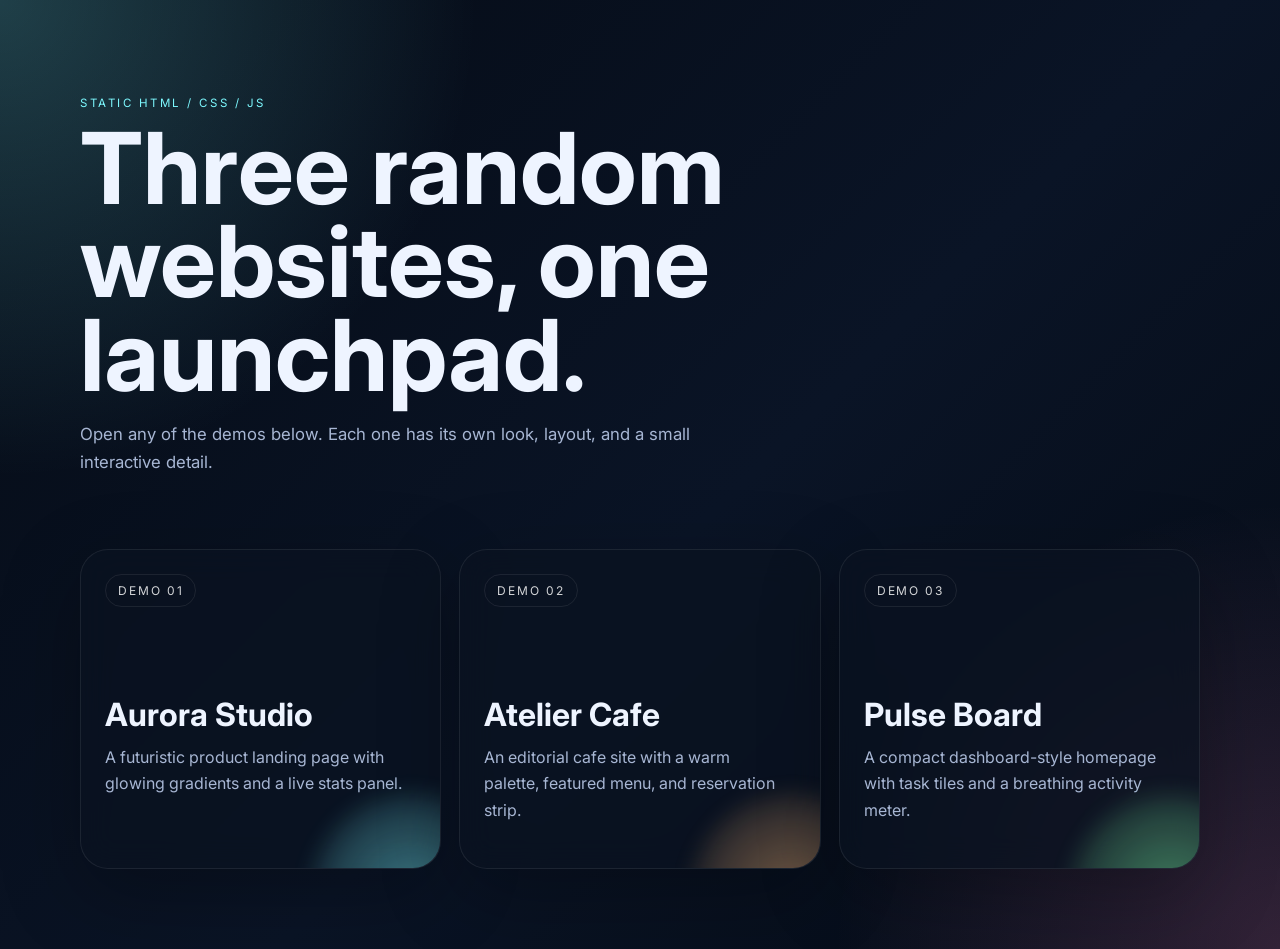
<file: index.html>
<!doctype html>
<html lang="en">
  <head>
    <meta charset="UTF-8" />
    <meta name="viewport" content="width=device-width, initial-scale=1.0" />
    <title>Shadowcode2 Site Showcase</title>
    <link rel="stylesheet" href="styles.css" />
    <script defer src="script.js"></script>
  </head>
  <body>
    <main class="shell">
      <section class="hero">
        <p class="eyebrow">Static HTML / CSS / JS</p>
        <h1>Three random websites, one launchpad.</h1>
        <p class="lede">
          Open any of the demos below. Each one has its own look, layout, and a small interactive detail.
        </p>
      </section>

      <section class="grid" aria-label="Website demos">
        <a class="card aurora" href="sites/aurora/index.html">
          <span class="tag">Demo 01</span>
          <h2>Aurora Studio</h2>
          <p>A futuristic product landing page with glowing gradients and a live stats panel.</p>
        </a>

        <a class="card atelier" href="sites/atelier/index.html">
          <span class="tag">Demo 02</span>
          <h2>Atelier Cafe</h2>
          <p>An editorial cafe site with a warm palette, featured menu, and reservation strip.</p>
        </a>

        <a class="card pulse" href="sites/pulse/index.html">
          <span class="tag">Demo 03</span>
          <h2>Pulse Board</h2>
          <p>A compact dashboard-style homepage with task tiles and a breathing activity meter.</p>
        </a>
      </section>
    </main>
  </body>
  </html>
</file>
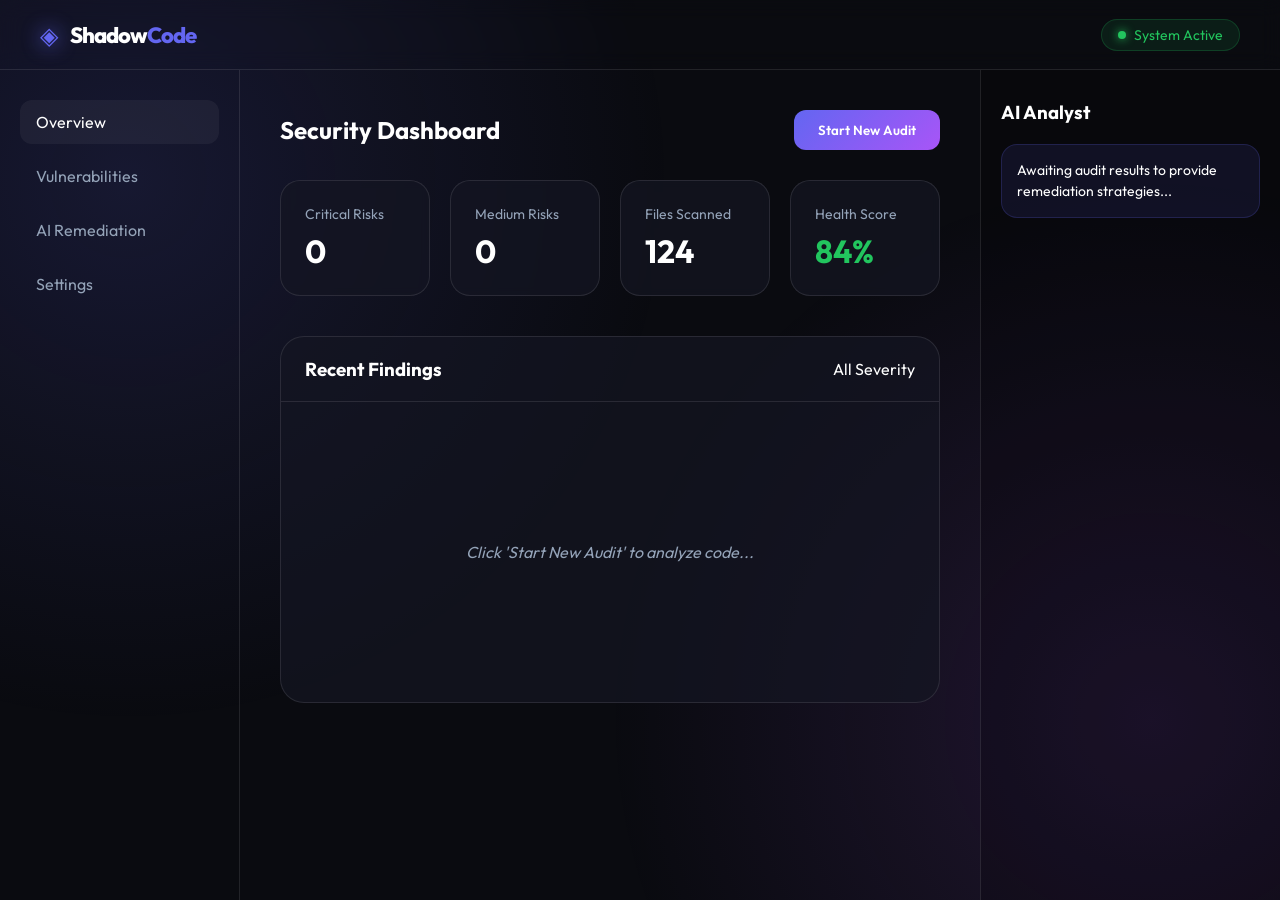
<file: frontend/index.html>
<!DOCTYPE html>
<html lang="en">
<head>
    <meta charset="UTF-8">
    <meta name="viewport" content="width=device-width, initial-scale=1.0">
    <title>ShadowCode | AI Security Auditor</title>
    <link rel="stylesheet" href="styles.css">
    <link href="https://fonts.googleapis.com/css2?family=Outfit:wght@300;400;600;800&display=swap" rel="stylesheet">
</head>
<body>
    <div class="glass-bg"></div>
    
    <nav class="navbar">
        <div class="logo">
            <span class="logo-icon">◈</span>
            <h1>Shadow<span>Code</span></h1>
        </div>
        <div class="status-badge">
            <span class="pulse"></span> System Active
        </div>
    </nav>

    <main class="dashboard">
        <aside class="sidebar">
            <div class="nav-item active">Overview</div>
            <div class="nav-item">Vulnerabilities</div>
            <div class="nav-item">AI Remediation</div>
            <div class="nav-item">Settings</div>
        </aside>

        <section class="main-content">
            <header class="content-header">
                <h2>Security Dashboard</h2>
                <button id="scanBtn" class="primary-btn">Start New Audit</button>
            </header>

            <div class="stats-grid">
                <div class="stat-card">
                    <label>Critical Risks</label>
                    <div class="value" id="criticalCount">0</div>
                </div>
                <div class="stat-card">
                    <label>Medium Risks</label>
                    <div class="value" id="mediumCount">0</div>
                </div>
                <div class="stat-card">
                    <label>Files Scanned</label>
                    <div class="value">124</div>
                </div>
                <div class="stat-card">
                    <label>Health Score</label>
                    <div class="value health-score">84%</div>
                </div>
            </div>

            <div class="results-panel">
                <div class="panel-header">
                    <h3>Recent Findings</h3>
                    <div class="filter">All Severity</div>
                </div>
                <div id="findingsList" class="findings-list">
                    <!-- Dynamic Findings Go Here -->
                    <div class="finding-placeholder">Click 'Start New Audit' to analyze code...</div>
                </div>
            </div>
        </section>

        <section class="ai-side-panel">
            <h3>AI Analyst</h3>
            <div class="ai-chat" id="aiChat">
                <p class="ai-msg">Awaiting audit results to provide remediation strategies...</p>
            </div>
        </section>
    </main>

    <script src="script.js"></script>
</body>
</html>
</file>
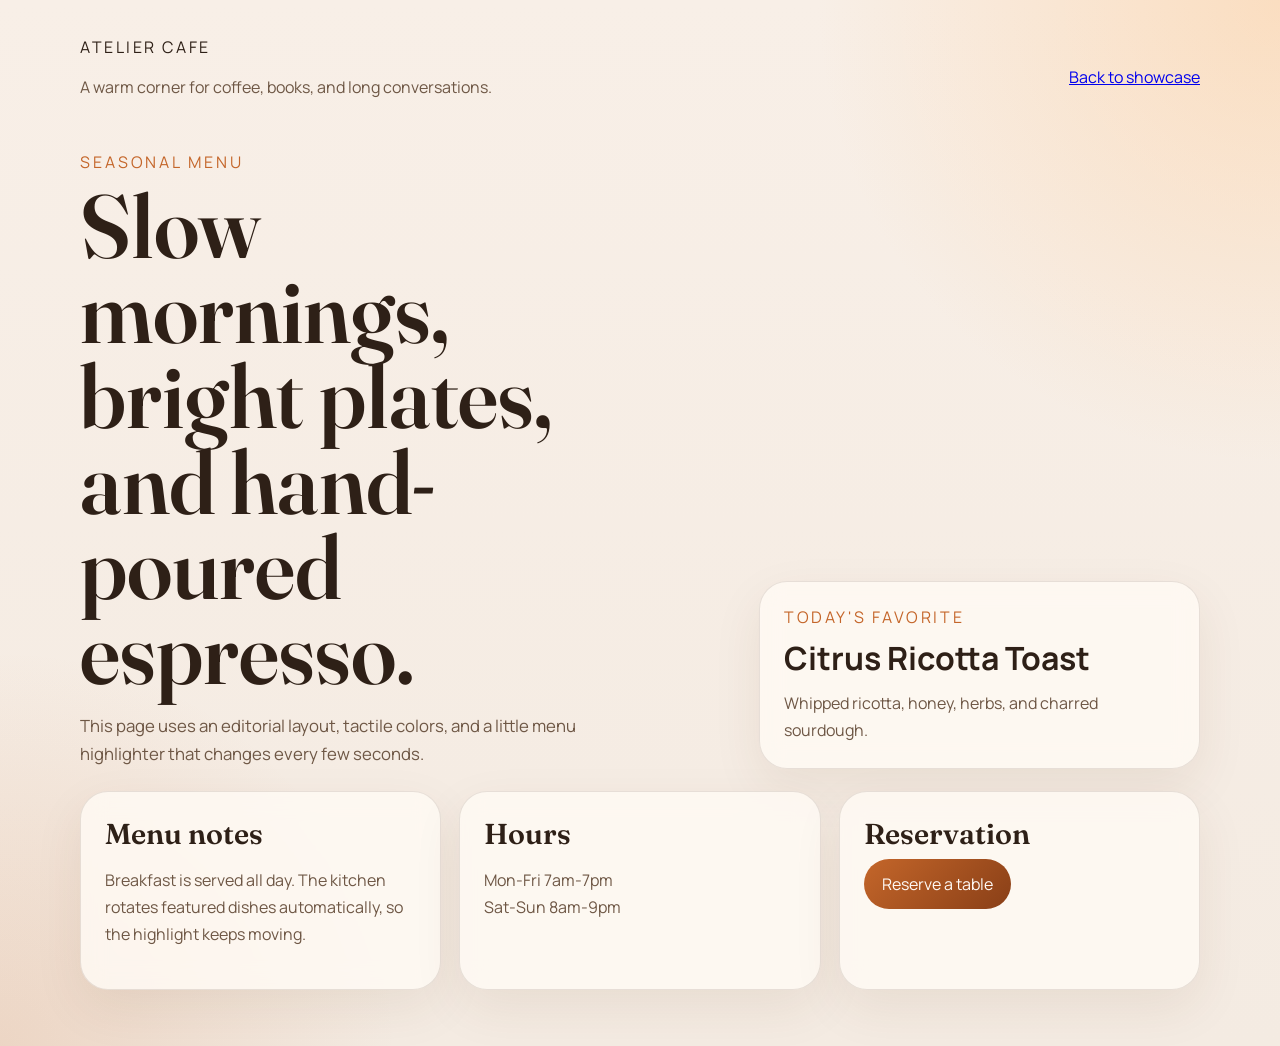
<file: sites/atelier/index.html>
<!doctype html>
<html lang="en">
  <head>
    <meta charset="UTF-8" />
    <meta name="viewport" content="width=device-width, initial-scale=1.0" />
    <title>Atelier Cafe</title>
    <link rel="stylesheet" href="styles.css" />
    <script defer src="script.js"></script>
  </head>
  <body>
    <div class="page">
      <header class="header">
        <div>
          <p class="brand">Atelier Cafe</p>
          <p class="note">A warm corner for coffee, books, and long conversations.</p>
        </div>
        <a href="../../index.html">Back to showcase</a>
      </header>

      <section class="hero">
        <div>
          <p class="eyebrow">Seasonal menu</p>
          <h1>Slow mornings, bright plates, and hand-poured espresso.</h1>
          <p class="lede">This page uses an editorial layout, tactile colors, and a little menu highlighter that changes every few seconds.</p>
        </div>
        <div class="menu-card">
          <p>Today's favorite</p>
          <strong id="dishName">Citrus Ricotta Toast</strong>
          <span id="dishDesc">Whipped ricotta, honey, herbs, and charred sourdough.</span>
        </div>
      </section>

      <section class="columns">
        <article>
          <h2>Menu notes</h2>
          <p>Breakfast is served all day. The kitchen rotates featured dishes automatically, so the highlight keeps moving.</p>
        </article>
        <article>
          <h2>Hours</h2>
          <p>Mon-Fri 7am-7pm<br />Sat-Sun 8am-9pm</p>
        </article>
        <article>
          <h2>Reservation</h2>
          <button id="reserveButton" type="button">Reserve a table</button>
        </article>
      </section>
    </div>
  </body>
  </html>
</file>
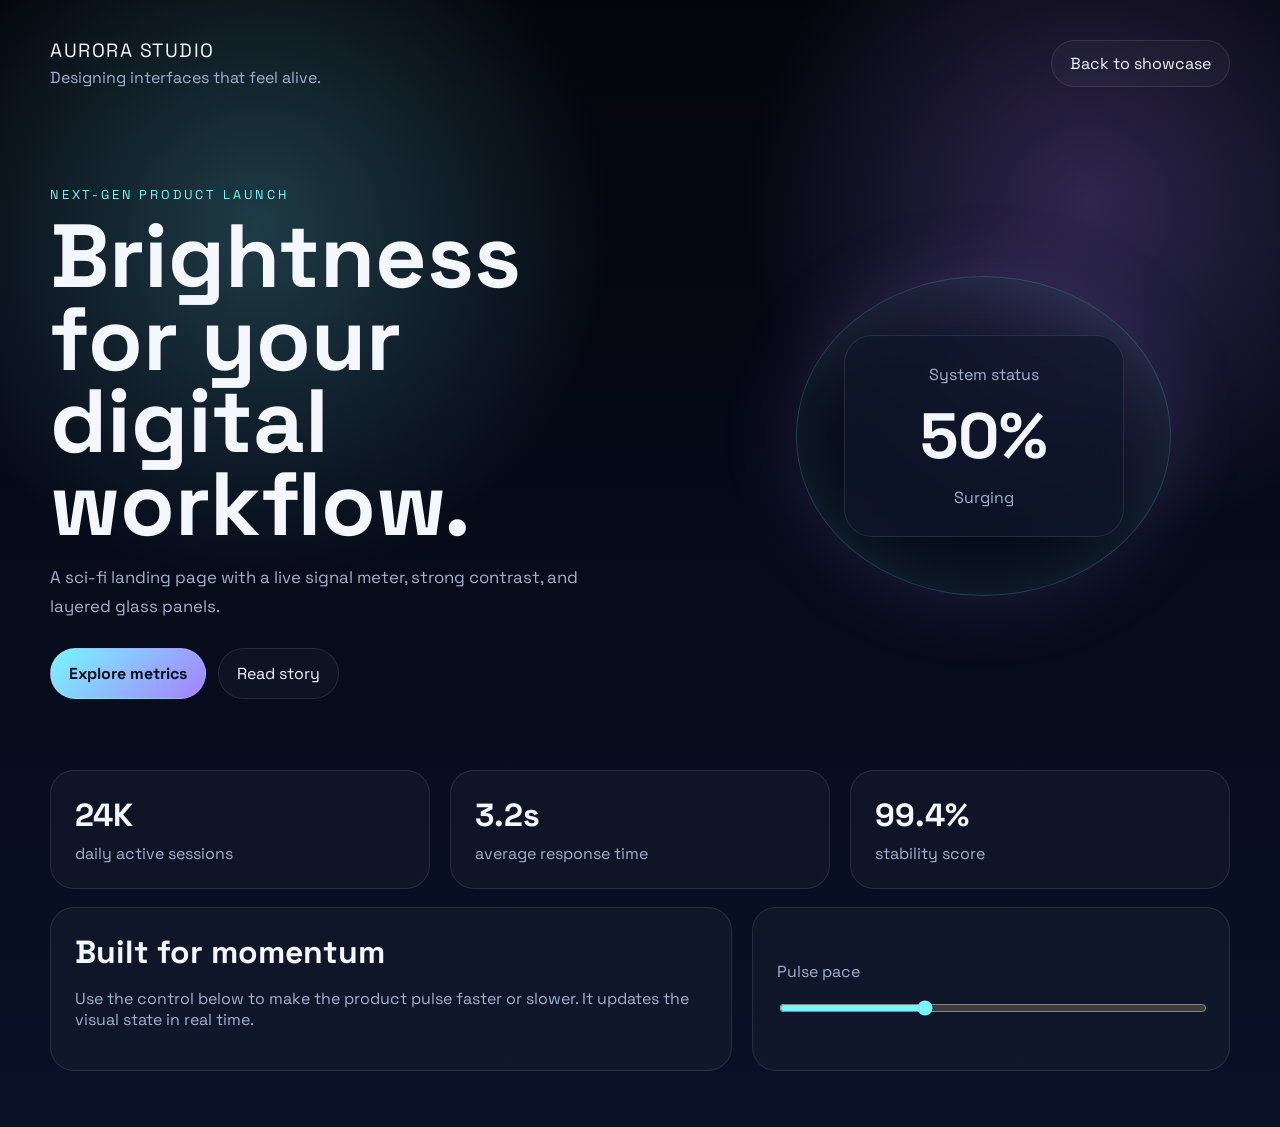
<file: sites/aurora/index.html>
<!doctype html>
<html lang="en">
  <head>
    <meta charset="UTF-8" />
    <meta name="viewport" content="width=device-width, initial-scale=1.0" />
    <title>Aurora Studio</title>
    <link rel="stylesheet" href="styles.css" />
    <script defer src="script.js"></script>
  </head>
  <body>
    <div class="page">
      <header class="topbar">
        <div>
          <p class="brand">Aurora Studio</p>
          <p class="subtle">Designing interfaces that feel alive.</p>
        </div>
        <a href="../../index.html" class="back">Back to showcase</a>
      </header>

      <section class="hero">
        <div>
          <p class="kicker">Next-gen product launch</p>
          <h1>Brightness for your digital workflow.</h1>
          <p class="copy">A sci-fi landing page with a live signal meter, strong contrast, and layered glass panels.</p>
          <div class="actions">
            <a href="#stats" class="button primary">Explore metrics</a>
            <a href="#story" class="button secondary">Read story</a>
          </div>
        </div>

        <aside class="signal">
          <div class="ring"></div>
          <div class="signal-panel">
            <p>System status</p>
            <strong id="statusValue">97%</strong>
            <span id="statusLabel">Stable</span>
          </div>
        </aside>
      </section>

      <section class="stats" id="stats">
        <article>
          <strong>24K</strong>
          <span>daily active sessions</span>
        </article>
        <article>
          <strong>3.2s</strong>
          <span>average response time</span>
        </article>
        <article>
          <strong>99.4%</strong>
          <span>stability score</span>
        </article>
      </section>

      <section class="story" id="story">
        <div class="feature">
          <h2>Built for momentum</h2>
          <p>Use the control below to make the product pulse faster or slower. It updates the visual state in real time.</p>
        </div>
        <div class="control">
          <label for="pace">Pulse pace</label>
          <input id="pace" type="range" min="0.6" max="2.4" value="1.2" step="0.1" />
        </div>
      </section>
    </div>
  </body>
  </html>
</file>
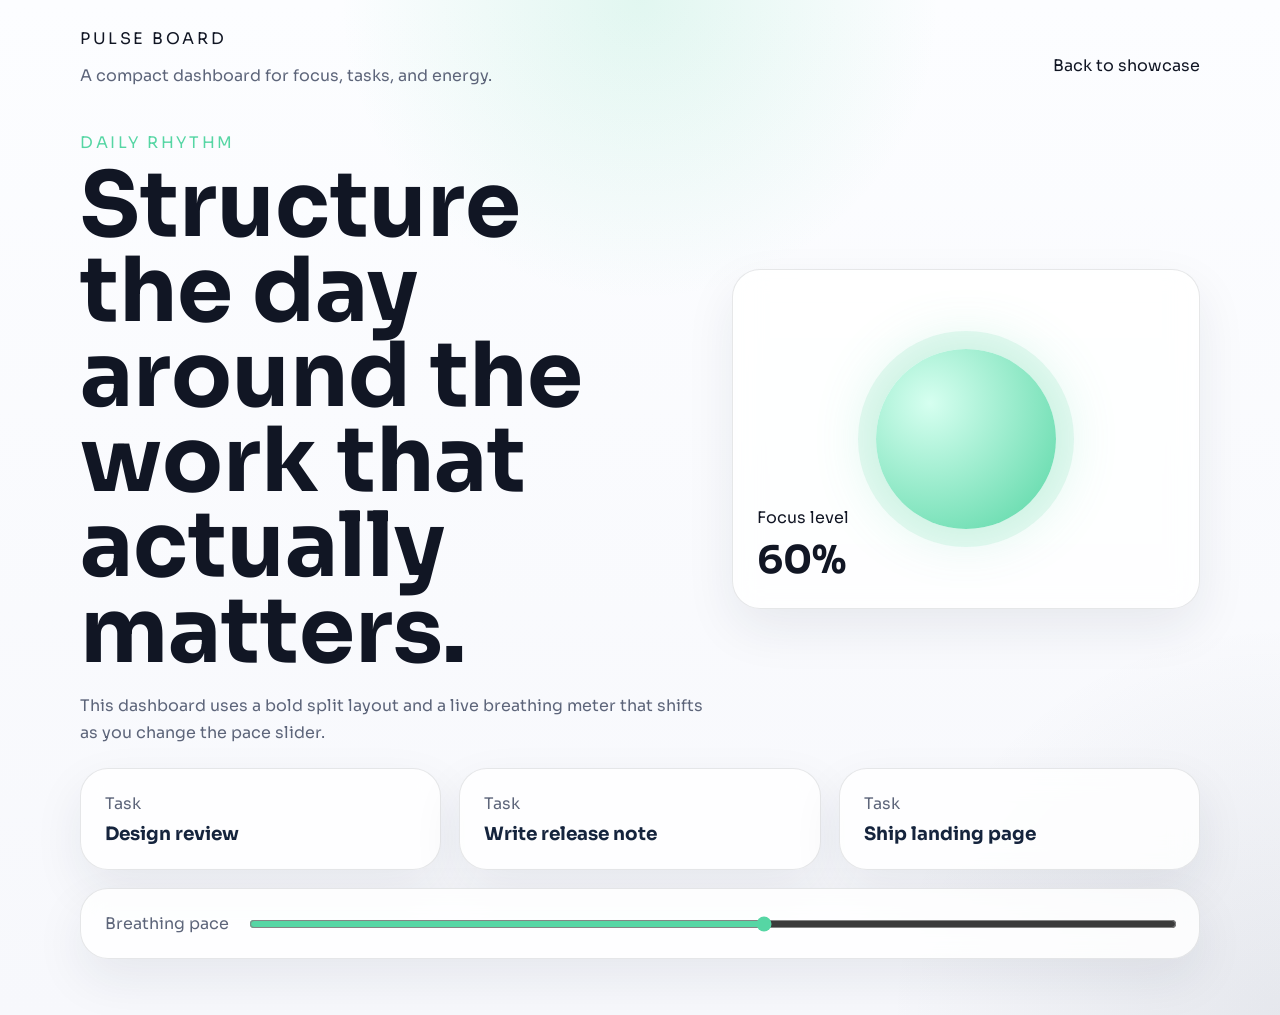
<file: sites/pulse/index.html>
<!doctype html>
<html lang="en">
  <head>
    <meta charset="UTF-8" />
    <meta name="viewport" content="width=device-width, initial-scale=1.0" />
    <title>Pulse Board</title>
    <link rel="stylesheet" href="styles.css" />
    <script defer src="script.js"></script>
  </head>
  <body>
    <div class="page">
      <header class="header">
        <div>
          <p class="brand">Pulse Board</p>
          <p class="subtext">A compact dashboard for focus, tasks, and energy.</p>
        </div>
        <a href="../../index.html">Back to showcase</a>
      </header>

      <section class="hero">
        <div>
          <p class="eyebrow">Daily rhythm</p>
          <h1>Structure the day around the work that actually matters.</h1>
          <p class="copy">This dashboard uses a bold split layout and a live breathing meter that shifts as you change the pace slider.</p>
        </div>
        <div class="meter">
          <div class="orb"></div>
          <div class="meter-label">
            <span>Focus level</span>
            <strong id="focusValue">74%</strong>
          </div>
        </div>
      </section>

      <section class="panel-grid">
        <article>
          <span>Task</span>
          <strong>Design review</strong>
        </article>
        <article>
          <span>Task</span>
          <strong>Write release note</strong>
        </article>
        <article>
          <span>Task</span>
          <strong>Ship landing page</strong>
        </article>
      </section>

      <section class="footer-panel">
        <label for="pace">Breathing pace</label>
        <input id="pace" type="range" min="1" max="10" value="6" />
      </section>
    </div>
  </body>
  </html>
</file>
<file: styles.css>
@import url("https://fonts.googleapis.com/css2?family=Inter:wght@400;500;600;700;800&display=swap");

:root {
  color-scheme: dark;
  --bg: #07111f;
  --panel: rgba(10, 19, 33, 0.72);
  --panel-border: rgba(255, 255, 255, 0.08);
  --text: #eef4ff;
  --muted: #a7b6d3;
  --accent: #7df9ff;
  --accent-2: #ff8bd1;
}

* {
  box-sizing: border-box;
}

html,
body {
  margin: 0;
  min-height: 100%;
}

body {
  font-family: "Inter", sans-serif;
  color: var(--text);
  background:
    radial-gradient(circle at top left, rgba(125, 249, 255, 0.22), transparent 30%),
    radial-gradient(circle at bottom right, rgba(255, 139, 209, 0.18), transparent 28%),
    linear-gradient(135deg, #050b15, #0a1426 55%, #050b15);
}

a {
  color: inherit;
  text-decoration: none;
}

.shell {
  width: min(1120px, calc(100% - 32px));
  margin: 0 auto;
  padding: 64px 0 80px;
}

.hero {
  padding: 32px 0 40px;
}

.eyebrow {
  margin: 0 0 12px;
  text-transform: uppercase;
  letter-spacing: 0.22em;
  font-size: 0.72rem;
  color: var(--accent);
}

h1 {
  margin: 0;
  max-width: 10ch;
  font-size: clamp(3rem, 9vw, 6.2rem);
  line-height: 0.94;
}

.lede {
  max-width: 58ch;
  margin: 18px 0 0;
  font-size: 1.05rem;
  line-height: 1.7;
  color: var(--muted);
}

.grid {
  display: grid;
  grid-template-columns: repeat(3, minmax(0, 1fr));
  gap: 18px;
  margin-top: 32px;
}

.card {
  position: relative;
  overflow: hidden;
  min-height: 320px;
  padding: 24px;
  border: 1px solid var(--panel-border);
  border-radius: 28px;
  background: var(--panel);
  backdrop-filter: blur(16px);
  box-shadow: 0 24px 80px rgba(0, 0, 0, 0.28);
  transition: transform 180ms ease, border-color 180ms ease;
}

.card:hover {
  transform: translateY(-6px);
  border-color: rgba(255, 255, 255, 0.18);
}

.card::after {
  content: "";
  position: absolute;
  inset: auto -20% -40% auto;
  width: 200px;
  height: 200px;
  border-radius: 50%;
  filter: blur(12px);
  opacity: 0.45;
}

.card h2 {
  position: relative;
  margin: 88px 0 10px;
  font-size: 2rem;
}

.card p {
  position: relative;
  margin: 0;
  max-width: 30ch;
  color: var(--muted);
  line-height: 1.65;
}

.tag {
  position: relative;
  display: inline-flex;
  align-items: center;
  gap: 8px;
  padding: 8px 12px;
  border: 1px solid rgba(255, 255, 255, 0.08);
  border-radius: 999px;
  font-size: 0.75rem;
  letter-spacing: 0.16em;
  text-transform: uppercase;
  color: rgba(255, 255, 255, 0.82);
}

.aurora::after {
  background: radial-gradient(circle, rgba(125, 249, 255, 1), rgba(125, 249, 255, 0));
}

.atelier::after {
  background: radial-gradient(circle, rgba(246, 180, 117, 1), rgba(246, 180, 117, 0));
}

.pulse::after {
  background: radial-gradient(circle, rgba(124, 255, 168, 1), rgba(124, 255, 168, 0));
}

@media (max-width: 920px) {
  .grid {
    grid-template-columns: 1fr;
  }

  .card {
    min-height: 240px;
  }
}
</file>
<file: frontend/styles.css>
:root {
    --bg-color: #0a0b10;
    --card-bg: rgba(20, 22, 35, 0.7);
    --accent-primary: #6366f1;
    --accent-secondary: #a855f7;
    --text-primary: #ffffff;
    --text-secondary: #94a3b8;
    --danger: #ef4444;
    --warning: #f59e0b;
    --success: #22c55e;
    --glass-border: rgba(255, 255, 255, 0.1);
}

* {
    margin: 0;
    padding: 0;
    box-sizing: border-box;
}

body {
    font-family: 'Outfit', sans-serif;
    background-color: var(--bg-color);
    color: var(--text-primary);
    overflow: hidden;
    height: 100vh;
}

.glass-bg {
    position: fixed;
    top: 0;
    left: 0;
    width: 100%;
    height: 100%;
    background: radial-gradient(circle at 10% 20%, rgba(99, 102, 241, 0.15) 0%, transparent 40%),
                radial-gradient(circle at 90% 80%, rgba(168, 85, 247, 0.15) 0%, transparent 40%);
    z-index: -1;
}

.navbar {
    height: 70px;
    display: flex;
    justify-content: space-between;
    align-items: center;
    padding: 0 40px;
    border-bottom: 1px solid var(--glass-border);
    backdrop-filter: blur(10px);
}

.logo {
    display: flex;
    align-items: center;
    gap: 12px;
}

.logo-icon {
    font-size: 24px;
    color: var(--accent-primary);
    text-shadow: 0 0 20px var(--accent-primary);
}

.logo h1 {
    font-size: 22px;
    font-weight: 800;
    letter-spacing: -1px;
}

.logo span {
    color: var(--accent-primary);
}

.status-badge {
    background: rgba(34, 197, 94, 0.1);
    color: var(--success);
    padding: 6px 16px;
    border-radius: 20px;
    font-size: 14px;
    display: flex;
    align-items: center;
    gap: 8px;
    border: 1px solid rgba(34, 197, 94, 0.2);
}

.pulse {
    width: 8px;
    height: 8px;
    background: var(--success);
    border-radius: 50%;
    box-shadow: 0 0 10px var(--success);
    animation: pulse 2s infinite;
}

@keyframes pulse {
    0% { transform: scale(0.95); opacity: 0.7; }
    50% { transform: scale(1.05); opacity: 1; }
    100% { transform: scale(0.95); opacity: 0.7; }
}

.dashboard {
    display: grid;
    grid-template-columns: 240px 1fr 300px;
    height: calc(100vh - 70px);
}

.sidebar {
    border-right: 1px solid var(--glass-border);
    padding: 30px 20px;
    display: flex;
    flex-direction: column;
    gap: 10px;
}

.nav-item {
    padding: 12px 16px;
    border-radius: 12px;
    color: var(--text-secondary);
    cursor: pointer;
    transition: all 0.3s ease;
}

.nav-item:hover, .nav-item.active {
    background: rgba(255, 255, 255, 0.05);
    color: var(--text-primary);
}

.main-content {
    padding: 40px;
    overflow-y: auto;
}

.content-header {
    display: flex;
    justify-content: space-between;
    align-items: center;
    margin-bottom: 30px;
}

.primary-btn {
    background: linear-gradient(135deg, var(--accent-primary), var(--accent-secondary));
    color: white;
    border: none;
    padding: 12px 24px;
    border-radius: 12px;
    font-family: inherit;
    font-weight: 600;
    cursor: pointer;
    transition: transform 0.2s ease, box-shadow 0.2s ease;
}

.primary-btn:hover {
    transform: translateY(-2px);
    box-shadow: 0 10px 20px rgba(99, 102, 241, 0.3);
}

.stats-grid {
    display: grid;
    grid-template-columns: repeat(4, 1fr);
    gap: 20px;
    margin-bottom: 40px;
}

.stat-card {
    background: var(--card-bg);
    border: 1px solid var(--glass-border);
    padding: 24px;
    border-radius: 20px;
    backdrop-filter: blur(5px);
}

.stat-card label {
    color: var(--text-secondary);
    font-size: 14px;
    display: block;
    margin-bottom: 8px;
}

.stat-card .value {
    font-size: 32px;
    font-weight: 700;
}

.health-score {
    color: var(--success);
}

.results-panel {
    background: var(--card-bg);
    border: 1px solid var(--glass-border);
    border-radius: 24px;
    overflow: hidden;
}

.panel-header {
    padding: 20px 24px;
    border-bottom: 1px solid var(--glass-border);
    display: flex;
    justify-content: space-between;
    align-items: center;
}

.findings-list {
    min-height: 300px;
}

.finding-placeholder {
    display: flex;
    justify-content: center;
    align-items: center;
    height: 300px;
    color: var(--text-secondary);
    font-style: italic;
}

.finding-item {
    padding: 20px 24px;
    border-bottom: 1px solid var(--glass-border);
    display: flex;
    flex-direction: column;
    gap: 8px;
    animation: slideIn 0.4s ease-out forwards;
}

@keyframes slideIn {
    from { opacity: 0; transform: translateY(10px); }
    to { opacity: 1; transform: translateY(0); }
}

.finding-row {
    display: flex;
    justify-content: space-between;
    align-items: center;
}

.severity-badge {
    padding: 4px 12px;
    border-radius: 8px;
    font-size: 12px;
    font-weight: 600;
    text-transform: uppercase;
}

.sev-high { background: rgba(239, 68, 68, 0.15); color: var(--danger); border: 1px solid rgba(239, 68, 68, 0.3); }
.sev-medium { background: rgba(245, 158, 11, 0.15); color: var(--warning); border: 1px solid rgba(245, 158, 11, 0.3); }

.finding-content {
    font-family: monospace;
    background: rgba(0, 0, 0, 0.3);
    padding: 10px;
    border-radius: 8px;
    font-size: 13px;
    color: #e2e8f0;
}

.ai-side-panel {
    border-left: 1px solid var(--glass-border);
    padding: 30px 20px;
    background: rgba(0, 0, 0, 0.2);
}

.ai-chat {
    margin-top: 20px;
    display: flex;
    flex-direction: column;
    gap: 15px;
}

.ai-msg {
    background: rgba(99, 102, 241, 0.1);
    padding: 15px;
    border-radius: 16px;
    font-size: 14px;
    line-height: 1.5;
    border: 1px solid rgba(99, 102, 241, 0.2);
}

.ai-msg.user {
    background: rgba(255, 255, 255, 0.05);
    align-self: flex-end;
}
</file>
<file: sites/atelier/styles.css>
@import url("https://fonts.googleapis.com/css2?family=Fraunces:opsz,wght@9..144,400;9..144,600;9..144,700&family=Manrope:wght@400;500;700&display=swap");

:root {
  --bg: #f4ebe2;
  --panel: rgba(255, 250, 244, 0.82);
  --border: rgba(64, 42, 28, 0.12);
  --ink: #2e2017;
  --muted: #6e5745;
  --accent: #c4662a;
  --accent-soft: #f4c29d;
}

* { box-sizing: border-box; }
html, body { margin: 0; min-height: 100%; }
body {
  font-family: "Manrope", sans-serif;
  color: var(--ink);
  background:
    radial-gradient(circle at top right, rgba(255, 196, 135, 0.4), transparent 28%),
    radial-gradient(circle at bottom left, rgba(196, 102, 42, 0.16), transparent 24%),
    linear-gradient(180deg, #f8efe7, var(--bg));
}

a, button { font: inherit; }
.page { width: min(1120px, calc(100% - 32px)); margin: 0 auto; padding: 28px 0 56px; }
.header, .hero, .columns { display: grid; gap: 18px; }
.header { grid-template-columns: 1fr auto; align-items: center; padding: 8px 0 34px; }
.brand { margin: 0; text-transform: uppercase; letter-spacing: 0.16em; }
.note, .lede, .columns p { color: var(--muted); line-height: 1.7; }
.hero { grid-template-columns: 1.2fr 0.8fr; align-items: end; min-height: 66vh; }
.eyebrow { margin: 0 0 10px; text-transform: uppercase; letter-spacing: 0.18em; color: var(--accent); }
h1, h2 { font-family: "Fraunces", serif; font-weight: 600; }
h1 { margin: 0; font-size: clamp(3rem, 7vw, 6rem); line-height: 0.95; max-width: 9ch; }
.lede { max-width: 50ch; margin: 18px 0 0; font-size: 1.05rem; }
.menu-card, .columns article {
  padding: 24px;
  border: 1px solid var(--border);
  border-radius: 28px;
  background: var(--panel);
  backdrop-filter: blur(12px);
  box-shadow: 0 18px 50px rgba(83, 48, 18, 0.08);
}
.menu-card p { margin: 0 0 8px; text-transform: uppercase; letter-spacing: 0.16em; color: var(--accent); }
.menu-card strong { display: block; font-size: 2rem; margin-bottom: 10px; }
.menu-card span { color: var(--muted); line-height: 1.7; }
.columns { grid-template-columns: repeat(3, 1fr); margin-top: 22px; }
.columns h2 { margin: 0 0 8px; font-size: 1.8rem; }
button {
  border: 0;
  border-radius: 999px;
  padding: 14px 18px;
  color: #fffaf6;
  background: linear-gradient(135deg, var(--accent), #893f17);
  cursor: pointer;
}
@media (max-width: 900px) {
  .header, .hero, .columns { grid-template-columns: 1fr; }
}
</file>
<file: sites/aurora/styles.css>
@import url("https://fonts.googleapis.com/css2?family=Space+Grotesk:wght@400;500;700&display=swap");

:root {
  --bg: #050816;
  --panel: rgba(15, 24, 44, 0.68);
  --line: rgba(255, 255, 255, 0.1);
  --text: #f4f7ff;
  --muted: #a2b1d0;
  --cyan: #78f6ff;
  --violet: #a680ff;
}

* { box-sizing: border-box; }
html, body { margin: 0; min-height: 100%; }
body {
  font-family: "Space Grotesk", sans-serif;
  color: var(--text);
  background:
    radial-gradient(circle at 20% 20%, rgba(120, 246, 255, 0.22), transparent 26%),
    radial-gradient(circle at 85% 18%, rgba(166, 128, 255, 0.26), transparent 24%),
    linear-gradient(180deg, #04050c 0%, #091127 100%);
}

a { color: inherit; text-decoration: none; }
.page { width: min(1180px, calc(100% - 32px)); margin: 0 auto; padding: 28px 0 56px; }
.topbar, .hero, .stats, .story { display: grid; gap: 20px; }
.topbar { grid-template-columns: 1fr auto; align-items: center; padding: 10px 0 42px; }
.brand { margin: 0; font-size: 1.2rem; letter-spacing: 0.08em; text-transform: uppercase; }
.subtle { margin: 4px 0 0; color: var(--muted); }
.back { padding: 12px 18px; border: 1px solid var(--line); border-radius: 999px; background: rgba(255,255,255,0.03); }
.hero { grid-template-columns: 1.15fr 0.85fr; align-items: center; min-height: 68vh; }
.kicker { color: var(--cyan); text-transform: uppercase; letter-spacing: 0.22em; font-size: 0.8rem; }
h1 { margin: 0; font-size: clamp(3rem, 7vw, 6rem); line-height: 0.92; max-width: 10ch; }
.copy { margin: 18px 0 0; max-width: 52ch; color: var(--muted); line-height: 1.7; font-size: 1.05rem; }
.actions { display: flex; gap: 12px; flex-wrap: wrap; margin-top: 28px; }
.button { padding: 14px 18px; border-radius: 999px; border: 1px solid var(--line); }
.primary { background: linear-gradient(135deg, var(--cyan), var(--violet)); color: #07101d; font-weight: 700; }
.secondary { background: rgba(255,255,255,0.03); }
.signal { position: relative; min-height: 380px; display: grid; place-items: center; }
.ring {
  position: absolute;
  inset: 8% 12%;
  border-radius: 50%;
  border: 1px solid rgba(120, 246, 255, 0.22);
  box-shadow: inset 0 0 80px rgba(120, 246, 255, 0.12), 0 0 80px rgba(166, 128, 255, 0.16);
  animation: drift 8s ease-in-out infinite;
}
.signal-panel {
  position: relative;
  width: min(280px, 84%);
  padding: 28px;
  border: 1px solid var(--line);
  border-radius: 28px;
  background: var(--panel);
  backdrop-filter: blur(18px);
  text-align: center;
}
.signal-panel p, .signal-panel span { margin: 0; color: var(--muted); }
.signal-panel strong { display: block; margin: 10px 0; font-size: 4rem; }
.stats { grid-template-columns: repeat(3, 1fr); margin-top: 28px; }
.stats article, .feature, .control {
  padding: 24px;
  border: 1px solid var(--line);
  border-radius: 24px;
  background: rgba(255,255,255,0.03);
}
.stats strong { display: block; margin-bottom: 8px; font-size: 2rem; }
.stats span, .feature p, .control label { color: var(--muted); }
.story { grid-template-columns: 1fr 0.7fr; margin-top: 18px; }
.feature h2 { margin: 0 0 12px; font-size: 2rem; }
.control { display: grid; gap: 16px; align-content: center; }
input[type="range"] { width: 100%; accent-color: var(--cyan); }
@keyframes drift { 50% { transform: scale(1.06) rotate(6deg); } }
@media (max-width: 900px) {
  .hero, .stats, .story, .topbar { grid-template-columns: 1fr; }
  .topbar { justify-items: start; }
}
</file>
<file: sites/pulse/styles.css>
@import url("https://fonts.googleapis.com/css2?family=Sora:wght@400;500;700;800&display=swap");

:root {
  --bg: #f7f8fc;
  --panel: rgba(255, 255, 255, 0.82);
  --line: rgba(17, 22, 36, 0.1);
  --text: #111624;
  --muted: #5d657a;
  --mint: #56d6a4;
  --ink: #15243d;
}

* { box-sizing: border-box; }
html, body { margin: 0; min-height: 100%; }
body {
  font-family: "Sora", sans-serif;
  color: var(--text);
  background:
    radial-gradient(circle at top center, rgba(86, 214, 164, 0.16), transparent 25%),
    radial-gradient(circle at bottom right, rgba(21, 36, 61, 0.08), transparent 24%),
    linear-gradient(180deg, #fcfdff, var(--bg));
}

a { color: inherit; text-decoration: none; }
.page { width: min(1120px, calc(100% - 32px)); margin: 0 auto; padding: 28px 0 56px; }
.header, .hero, .panel-grid, .footer-panel { display: grid; gap: 18px; }
.header { grid-template-columns: 1fr auto; align-items: center; padding-bottom: 30px; }
.brand { margin: 0; text-transform: uppercase; letter-spacing: 0.16em; }
.subtext, .copy, .footer-panel label, .panel-grid span { color: var(--muted); }
.hero { grid-template-columns: 1.15fr 0.85fr; align-items: center; min-height: 66vh; }
.eyebrow { margin: 0 0 10px; color: var(--mint); letter-spacing: 0.16em; text-transform: uppercase; }
h1 { margin: 0; font-size: clamp(3rem, 7vw, 5.8rem); line-height: 0.95; max-width: 9ch; }
.copy { max-width: 52ch; margin: 18px 0 0; line-height: 1.7; }
.meter, .panel-grid article, .footer-panel {
  padding: 24px;
  border: 1px solid var(--line);
  border-radius: 28px;
  background: var(--panel);
  backdrop-filter: blur(14px);
  box-shadow: 0 20px 50px rgba(21, 36, 61, 0.08);
}
.meter { position: relative; min-height: 340px; display: grid; place-items: center; }
.orb {
  width: 180px;
  aspect-ratio: 1;
  border-radius: 50%;
  background: radial-gradient(circle at 30% 30%, #d6fff0, var(--mint));
  box-shadow: 0 0 0 18px rgba(86, 214, 164, 0.14), 0 0 60px rgba(86, 214, 164, 0.3);
  animation: breathe 4s ease-in-out infinite;
}
.meter-label {
  position: absolute;
  left: 24px;
  bottom: 24px;
}
.meter-label span, .meter-label strong { display: block; }
.meter-label strong { font-size: 2.4rem; margin-top: 8px; }
.panel-grid { grid-template-columns: repeat(3, 1fr); margin-top: 22px; }
.panel-grid strong { display: block; margin-top: 8px; font-size: 1.15rem; color: var(--ink); }
.footer-panel { grid-template-columns: auto 1fr; align-items: center; margin-top: 18px; }
input[type="range"] { width: 100%; accent-color: var(--mint); }
@keyframes breathe { 50% { transform: scale(1.08); } }
@media (max-width: 900px) {
  .header, .hero, .panel-grid, .footer-panel { grid-template-columns: 1fr; }
}
</file>
